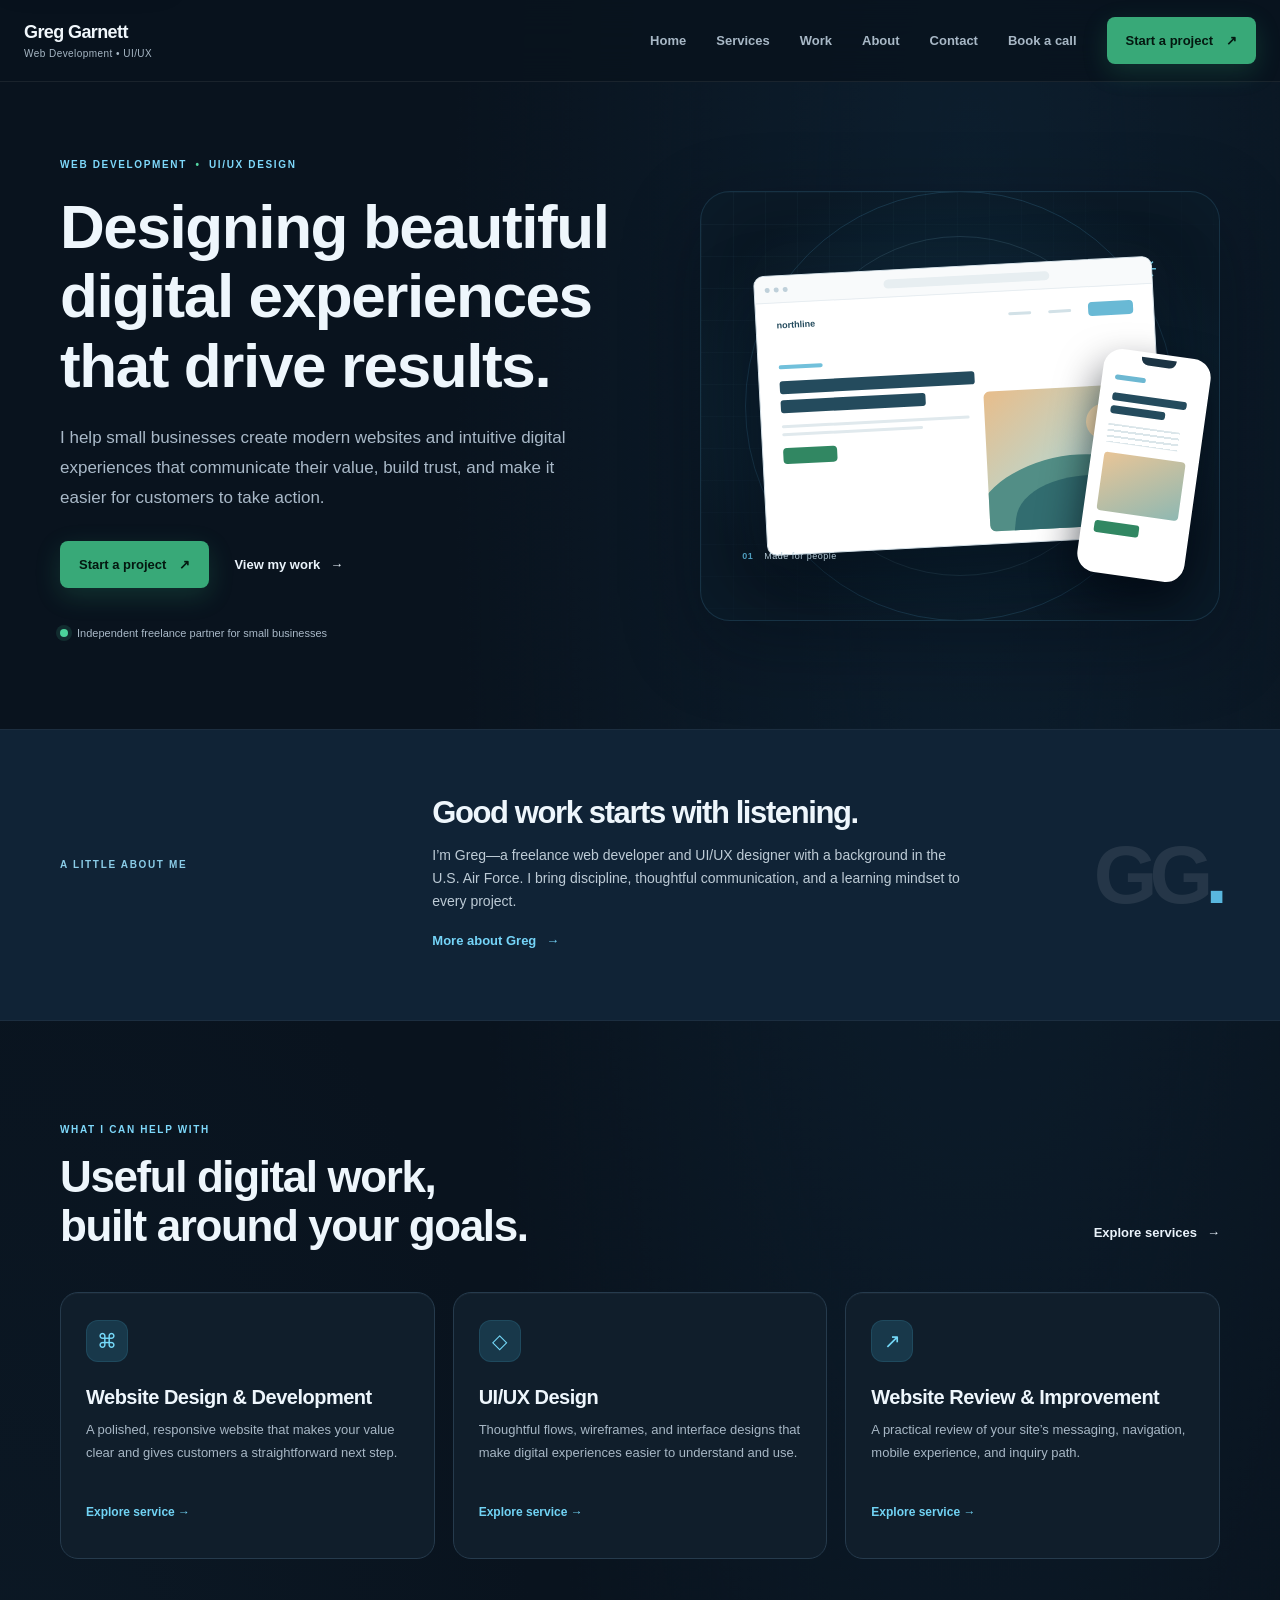
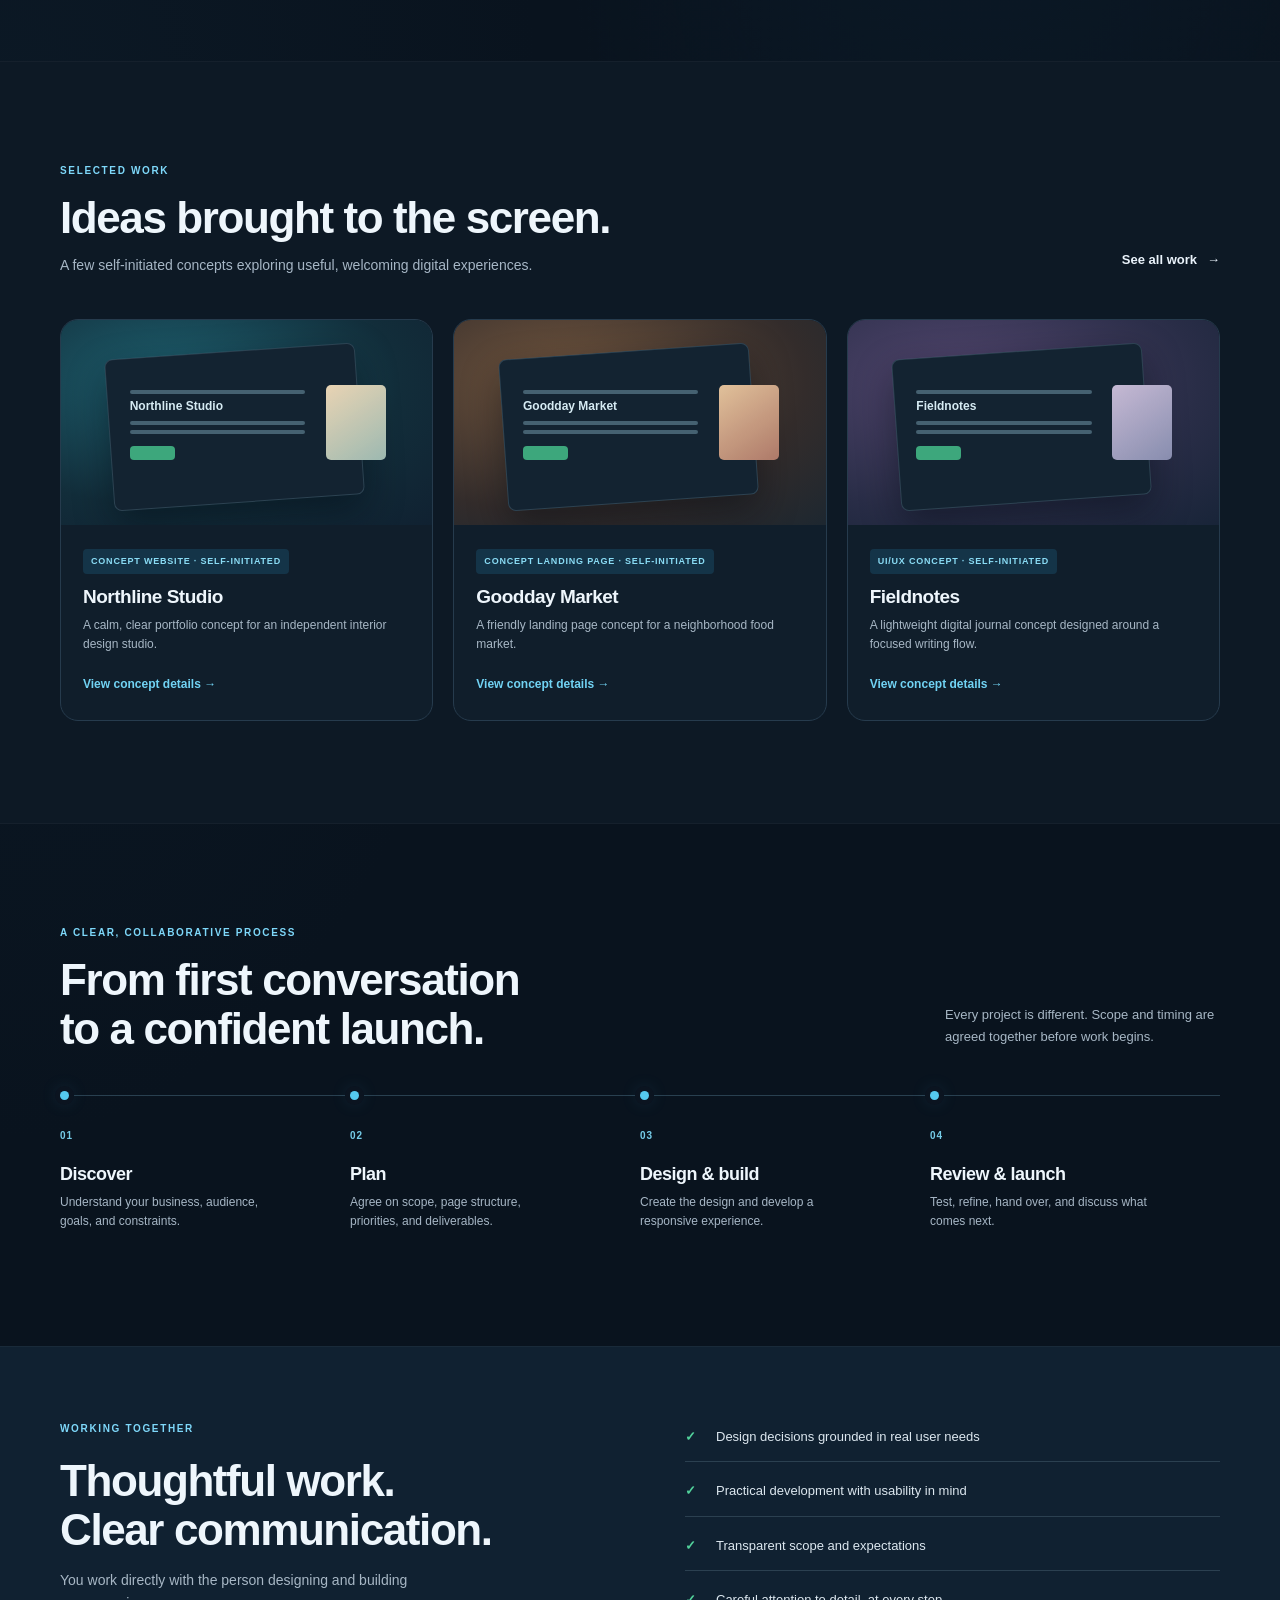
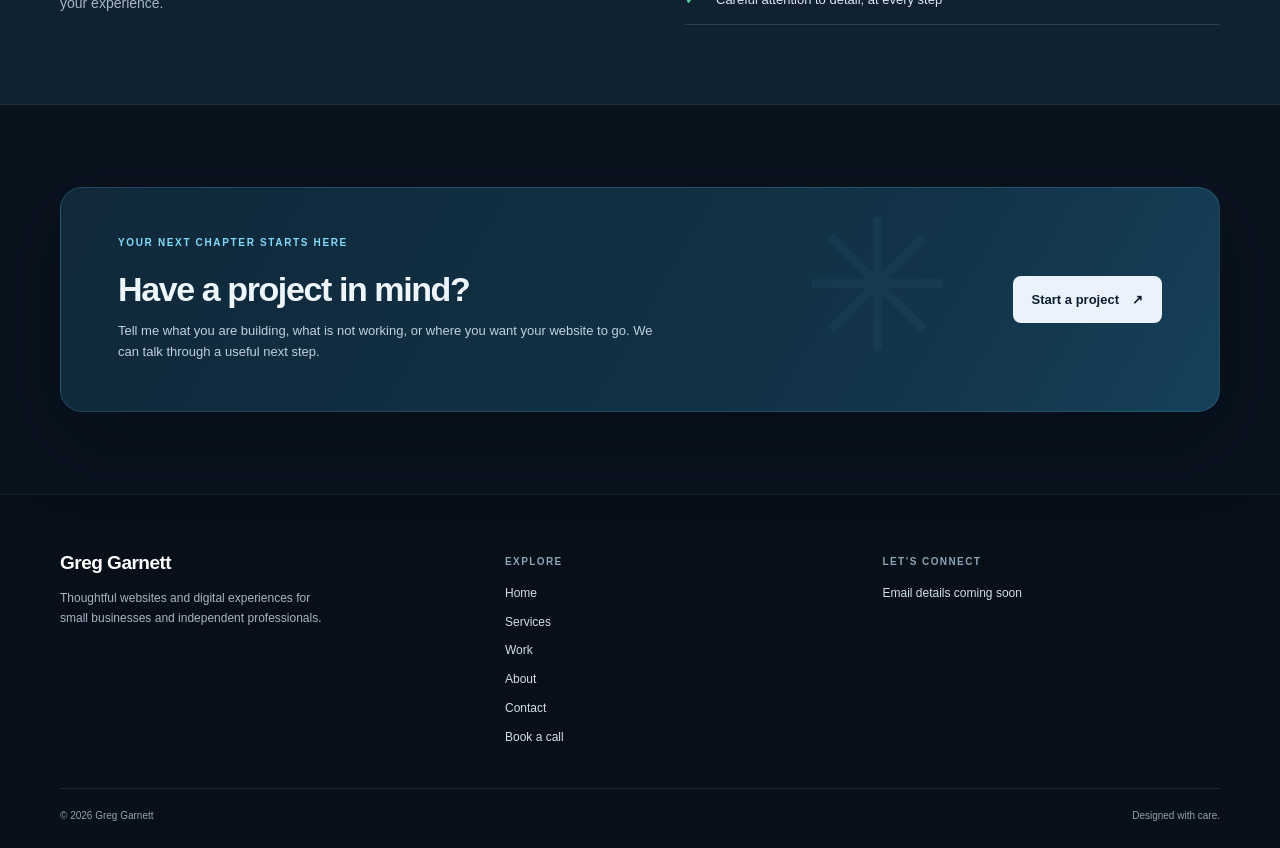
<file: index.html>
<!doctype html>
<html lang="en">
<head>
  <meta charset="utf-8"><meta name="viewport" content="width=device-width,initial-scale=1">
  <meta name="description" content="Greg Garnett helps small businesses create clear, modern websites and digital experiences.">
  <meta property="og:title" content="Greg Garnett | Web Development & UI/UX"><meta property="og:description" content="Thoughtful websites and digital experiences for small businesses."><meta property="og:type" content="website">
  <meta name="theme-color" content="#10243a"><title>Greg Garnett | Web Development & UI/UX</title><link rel="stylesheet" href="assets/css/site.css"><script defer src="assets/js/config.js"></script><script defer src="assets/js/data.js"></script><script defer src="assets/js/site.js"></script>
</head>
<body><a class="skip-link" href="#main">Skip to content</a><div id="site-header"></div>
<main id="main">
  <section class="hero wrap">
    <div class="hero-copy"><p class="eyebrow">WEB DEVELOPMENT <span>•</span> UI/UX DESIGN</p><h1>Designing beautiful digital experiences that drive results.</h1><p class="lead">I help small businesses create modern websites and intuitive digital experiences that communicate their value, build trust, and make it easier for customers to take action.</p><div class="actions"><a class="button button-primary" href="contact/">Start a project <span aria-hidden="true">↗</span></a><a class="text-link" href="work/">View my work <span aria-hidden="true">→</span></a></div><p class="hero-note"><span class="status-dot"></span> Independent freelance partner for small businesses</p></div>
    <div class="hero-art" aria-label="Illustration of a responsive website design"><div class="art-orbit orbit-one"></div><div class="art-orbit orbit-two"></div><div class="browser"><div class="browser-bar"><span></span><span></span><span></span><i></i></div><div class="browser-body"><div class="mock-nav"><b>northline</b><span></span><span></span><span class="mock-nav-cta"></span></div><div class="mock-content"><div class="mock-eyebrow"></div><div class="mock-heading"></div><div class="mock-heading short"></div><div class="mock-lines"><i></i><i></i></div><div class="mock-button"></div></div><div class="mock-photo"><div class="photo-sun"></div><div class="photo-hill hill-back"></div><div class="photo-hill hill-front"></div></div></div></div><div class="phone"><div class="phone-notch"></div><div class="phone-card"><div class="phone-top"></div><div class="phone-title"></div><div class="phone-title small"></div><div class="phone-copy"></div><div class="phone-image"></div><div class="phone-action"></div></div></div><div class="art-label"><span>01</span> Made for people</div><div class="art-sparkle" aria-hidden="true">✳</div></div>
  </section>
  <section class="intro-band"><div class="wrap intro-grid"><p class="eyebrow">A LITTLE ABOUT ME</p><div><h2>Good work starts with listening.</h2><p>I’m Greg—a freelance web developer and UI/UX designer with a background in the U.S. Air Force. I bring discipline, thoughtful communication, and a learning mindset to every project.</p><a class="text-link" href="about/">More about Greg <span aria-hidden="true">→</span></a></div><div class="intro-mark" aria-hidden="true">GG<span>.</span></div></div></section>
  <section class="section wrap"><div class="section-heading"><div><p class="eyebrow">WHAT I CAN HELP WITH</p><h2>Useful digital work,<br>built around your goals.</h2></div><a class="text-link desktop-link" href="services/">Explore services <span aria-hidden="true">→</span></a></div><div id="service-preview" class="service-grid"></div></section>
  <section class="section work-section"><div class="wrap"><div class="section-heading"><div><p class="eyebrow">SELECTED WORK</p><h2>Ideas brought to the screen.</h2><p class="section-intro">A few self-initiated concepts exploring useful, welcoming digital experiences.</p></div><a class="text-link desktop-link" href="work/">See all work <span aria-hidden="true">→</span></a></div><div id="project-preview" class="project-grid"></div></div></section>
  <section class="section wrap process-section"><div class="section-heading"><div><p class="eyebrow">A CLEAR, COLLABORATIVE PROCESS</p><h2>From first conversation<br>to a confident launch.</h2></div><p class="process-aside">Every project is different. Scope and timing are agreed together before work begins.</p></div><div class="steps"><article><span>01</span><h3>Discover</h3><p>Understand your business, audience, goals, and constraints.</p></article><article><span>02</span><h3>Plan</h3><p>Agree on scope, page structure, priorities, and deliverables.</p></article><article><span>03</span><h3>Design & build</h3><p>Create the design and develop a responsive experience.</p></article><article><span>04</span><h3>Review & launch</h3><p>Test, refine, hand over, and discuss what comes next.</p></article></div></section>
  <section class="why-band"><div class="wrap why-grid"><div><p class="eyebrow">WORKING TOGETHER</p><h2>Thoughtful work.<br>Clear communication.</h2><p class="muted">You work directly with the person designing and building your experience.</p></div><ul class="check-list"><li>Design decisions grounded in real user needs</li><li>Practical development with usability in mind</li><li>Transparent scope and expectations</li><li>Careful attention to detail, at every step</li></ul></div></section>
  <section class="cta-section wrap"><div class="cta-card"><div><p class="eyebrow">YOUR NEXT CHAPTER STARTS HERE</p><h2>Have a project in mind?</h2><p>Tell me what you are building, what is not working, or where you want your website to go. We can talk through a useful next step.</p></div><a class="button button-light" href="contact/">Start a project <span aria-hidden="true">↗</span></a><div class="cta-decoration" aria-hidden="true">✳</div></div></section>
</main><div id="site-footer"></div></body></html>
</file>
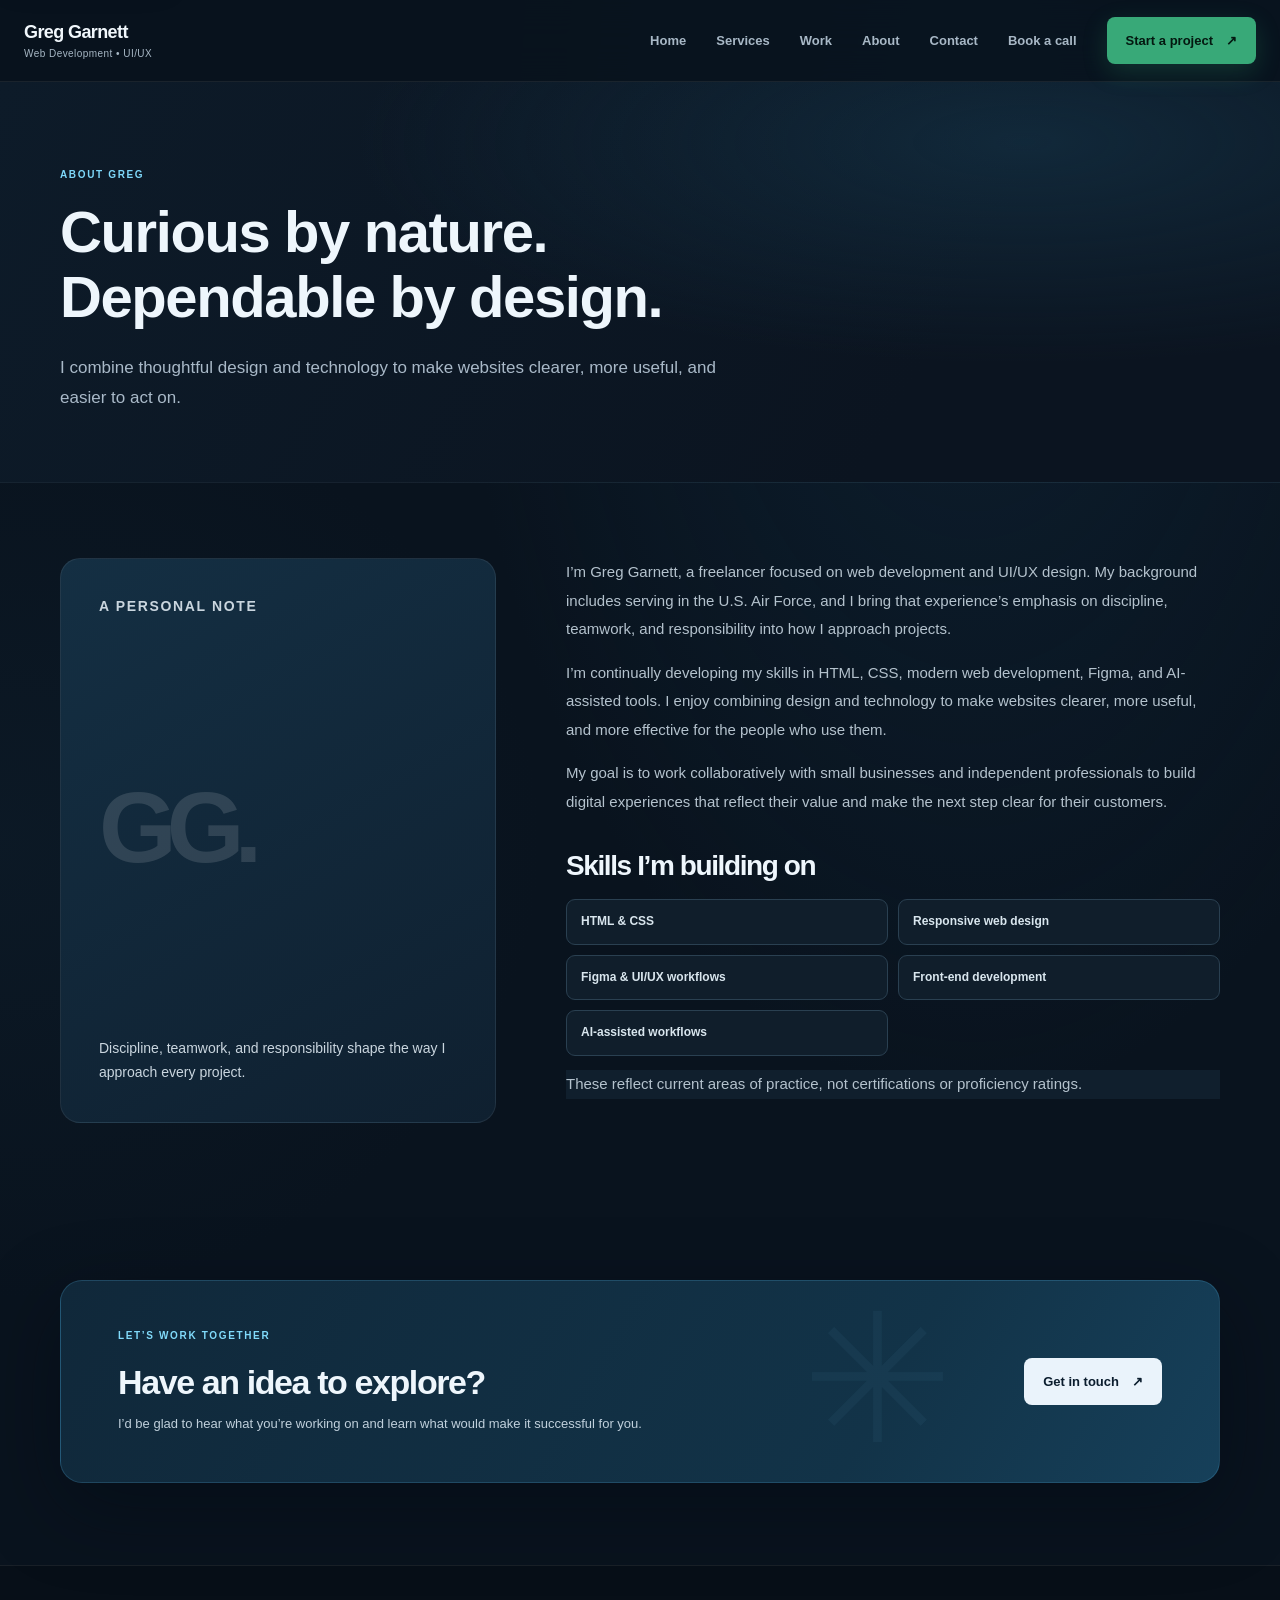
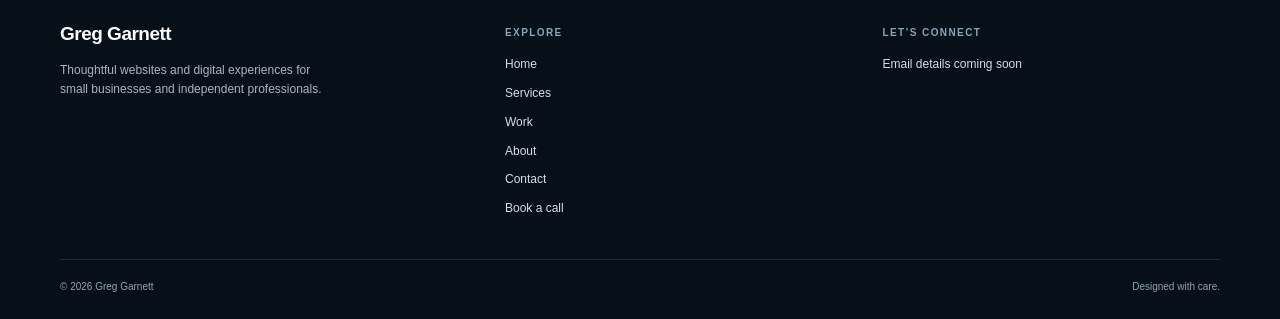
<file: about/index.html>
<!doctype html><html lang="en"><head><meta charset="utf-8"><meta name="viewport" content="width=device-width,initial-scale=1"><meta name="description" content="Meet Greg Garnett, a freelance web developer and UI/UX designer focused on small-business digital experiences."><meta property="og:title" content="About Greg Garnett"><meta property="og:description" content="A freelance web developer and UI/UX designer who values clarity, collaboration, and thoughtful work."><meta property="og:type" content="website"><meta name="theme-color" content="#10243a"><title>About | Greg Garnett</title><link rel="stylesheet" href="../assets/css/site.css"><script defer src="../assets/js/config.js"></script><script defer src="../assets/js/data.js"></script><script defer src="../assets/js/site.js"></script></head><body><a class="skip-link" href="#main">Skip to content</a><div id="site-header"></div><main id="main"><section class="page-hero"><div class="wrap"><p class="eyebrow">ABOUT GREG</p><h1>Curious by nature.<br>Dependable by design.</h1><p class="lead">I combine thoughtful design and technology to make websites clearer, more useful, and easier to act on.</p></div></section><section class="content-section wrap about-grid"><aside class="about-aside"><p class="eyebrow">A PERSONAL NOTE</p><div class="monogram" aria-hidden="true">GG.</div><p>Discipline, teamwork, and responsibility shape the way I approach every project.</p></aside><div class="story"><p>I’m Greg Garnett, a freelancer focused on web development and UI/UX design. My background includes serving in the U.S. Air Force, and I bring that experience’s emphasis on discipline, teamwork, and responsibility into how I approach projects.</p><p>I’m continually developing my skills in HTML, CSS, modern web development, Figma, and AI-assisted tools. I enjoy combining design and technology to make websites clearer, more useful, and more effective for the people who use them.</p><p>My goal is to work collaboratively with small businesses and independent professionals to build digital experiences that reflect their value and make the next step clear for their customers.</p><h2>Skills I’m building on</h2><div class="skills"><div class="skill">HTML & CSS</div><div class="skill">Responsive web design</div><div class="skill">Figma & UI/UX workflows</div><div class="skill">Front-end development</div><div class="skill">AI-assisted workflows</div></div><p class="label-note" style="margin-top:14px">These reflect current areas of practice, not certifications or proficiency ratings.</p></div></section><section class="cta-section wrap"><div class="cta-card"><div><p class="eyebrow">LET’S WORK TOGETHER</p><h2>Have an idea to explore?</h2><p>I’d be glad to hear what you’re working on and learn what would make it successful for you.</p></div><a class="button button-light" href="../contact/">Get in touch <span aria-hidden="true">↗</span></a><div class="cta-decoration" aria-hidden="true">✳</div></div></section></main><div id="site-footer"></div></body></html>
</file>
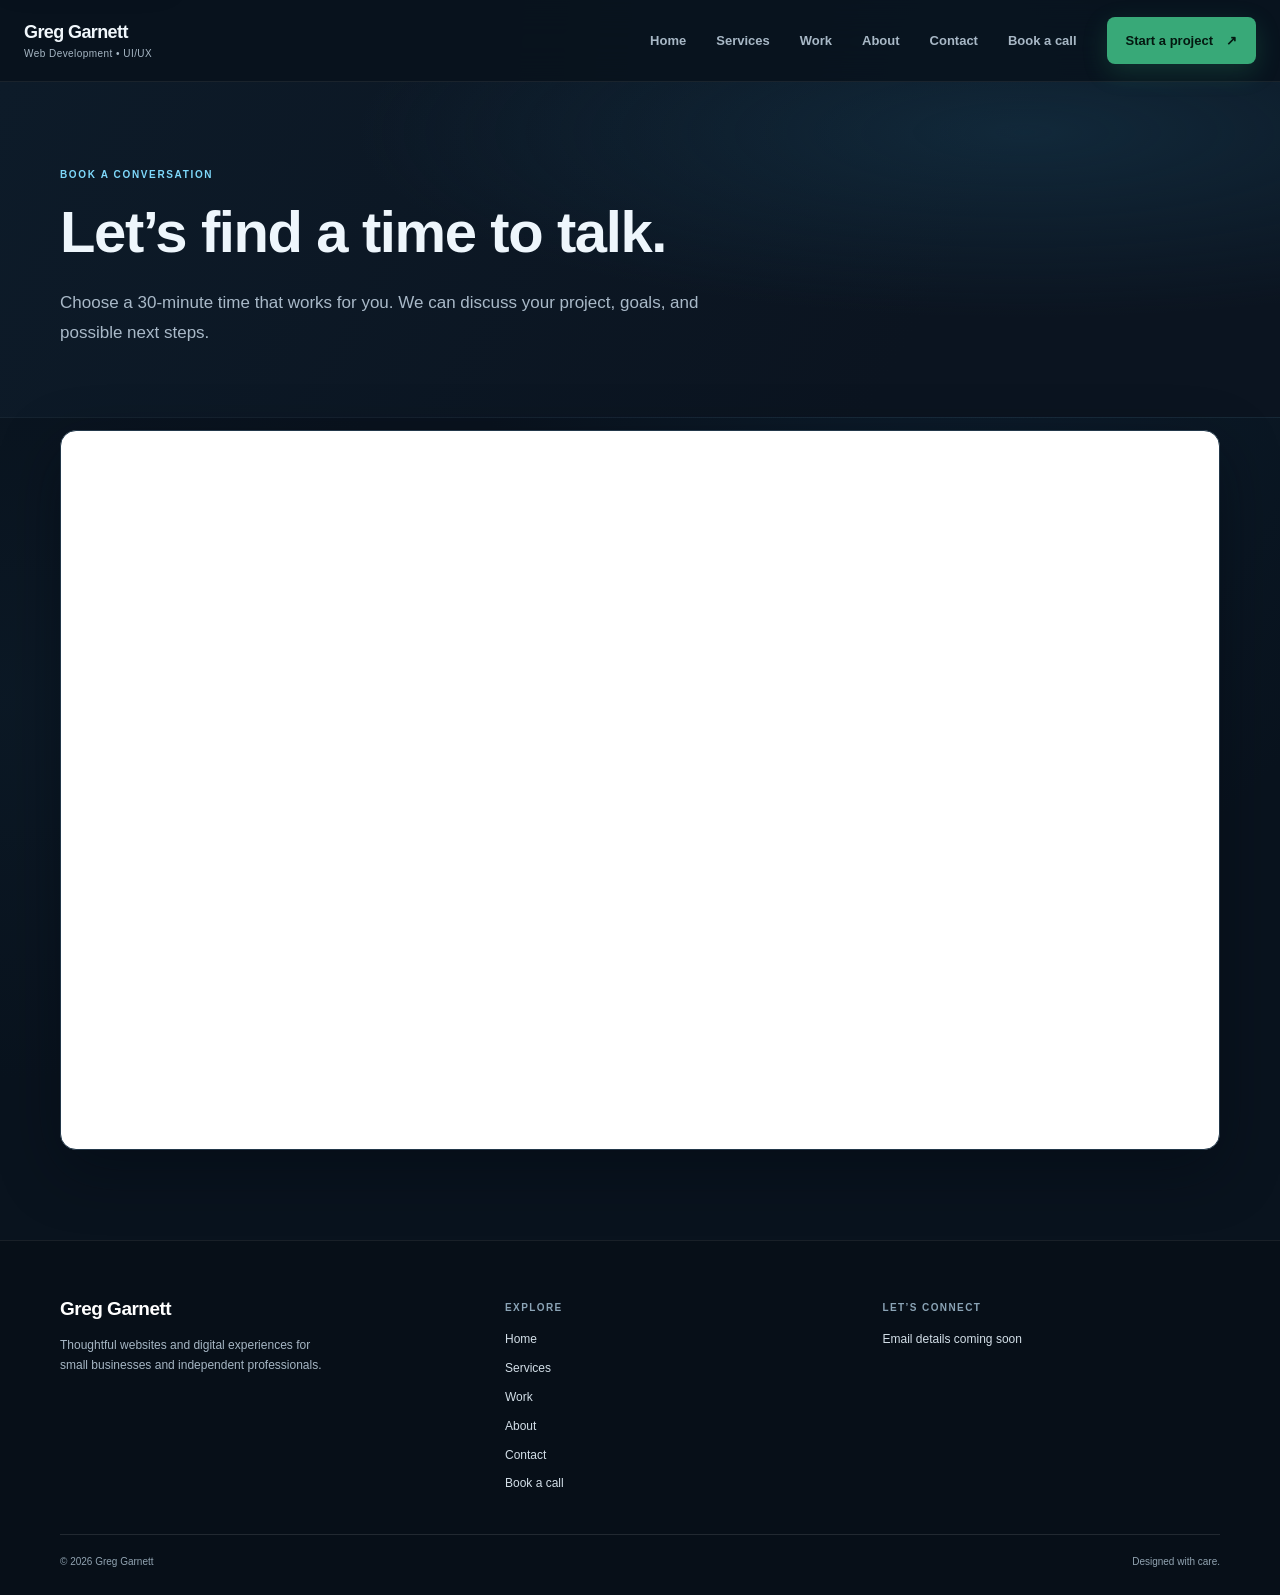
<file: booking/index.html>
<!doctype html>
<html lang="en">
<head>
  <meta charset="utf-8">
  <meta name="viewport" content="width=device-width,initial-scale=1">
  <meta name="description" content="Choose a time to talk with Greg Garnett about your website or digital experience project.">
  <meta property="og:title" content="Book a Call | Greg Garnett">
  <meta property="og:description" content="Schedule a 30-minute conversation about your project.">
  <meta property="og:type" content="website">
  <meta name="theme-color" content="#10243a">
  <title>Book a Call | Greg Garnett</title>
  <link rel="stylesheet" href="../assets/css/site.css">
  <script defer src="../assets/js/config.js"></script>
  <script defer src="../assets/js/data.js"></script>
  <script defer src="../assets/js/site.js"></script>
</head>
<body>
  <a class="skip-link" href="#main">Skip to content</a>
  <div id="site-header"></div>
  <main id="main">
    <section class="page-hero">
      <div class="wrap">
        <p class="eyebrow">BOOK A CONVERSATION</p>
        <h1>Let’s find a time to talk.</h1>
        <p class="lead">Choose a 30-minute time that works for you. We can discuss your project, goals, and possible next steps.</p>
      </div>
    </section>
    <section class="content-section wrap booking-section" aria-label="Schedule a 30-minute call">
      <div id="my-cal-inline-30min"></div>
      <script>
        (function (C, A, L) {
          let p = function (a, ar) { a.q.push(ar); };
          let d = C.document;
          C.Cal = C.Cal || function () {
            let cal = C.Cal;
            let ar = arguments;
            if (!cal.loaded) {
              cal.ns = {};
              cal.q = cal.q || [];
              d.head.appendChild(d.createElement("script")).src = A;
              cal.loaded = true;
            }
            if (ar[0] === L) {
              const api = function () { p(api, arguments); };
              const namespace = ar[1];
              api.q = api.q || [];
              if (typeof namespace === "string") {
                cal.ns[namespace] = cal.ns[namespace] || api;
                p(cal.ns[namespace], ar);
                p(cal, ["initNamespace", namespace]);
              } else p(cal, ar);
              return;
            }
            p(cal, ar);
          };
        })(window, "https://app.cal.com/embed/embed.js", "init");
        Cal("init", "30min", { origin: "https://app.cal.com" });
        Cal.config = Cal.config || {};
        Cal.config.forwardQueryParams = true;
        Cal.ns["30min"]("inline", {
          elementOrSelector: "#my-cal-inline-30min",
          config: { layout: "month_view", useSlotsViewOnSmallScreen: "true" },
          calLink: "greg-garnett-attbsz/30min"
        });
        Cal.ns["30min"]("ui", { hideEventTypeDetails: false, layout: "month_view" });
      </script>
    </section>
  </main>
  <div id="site-footer"></div>
</body>
</html>
</file>
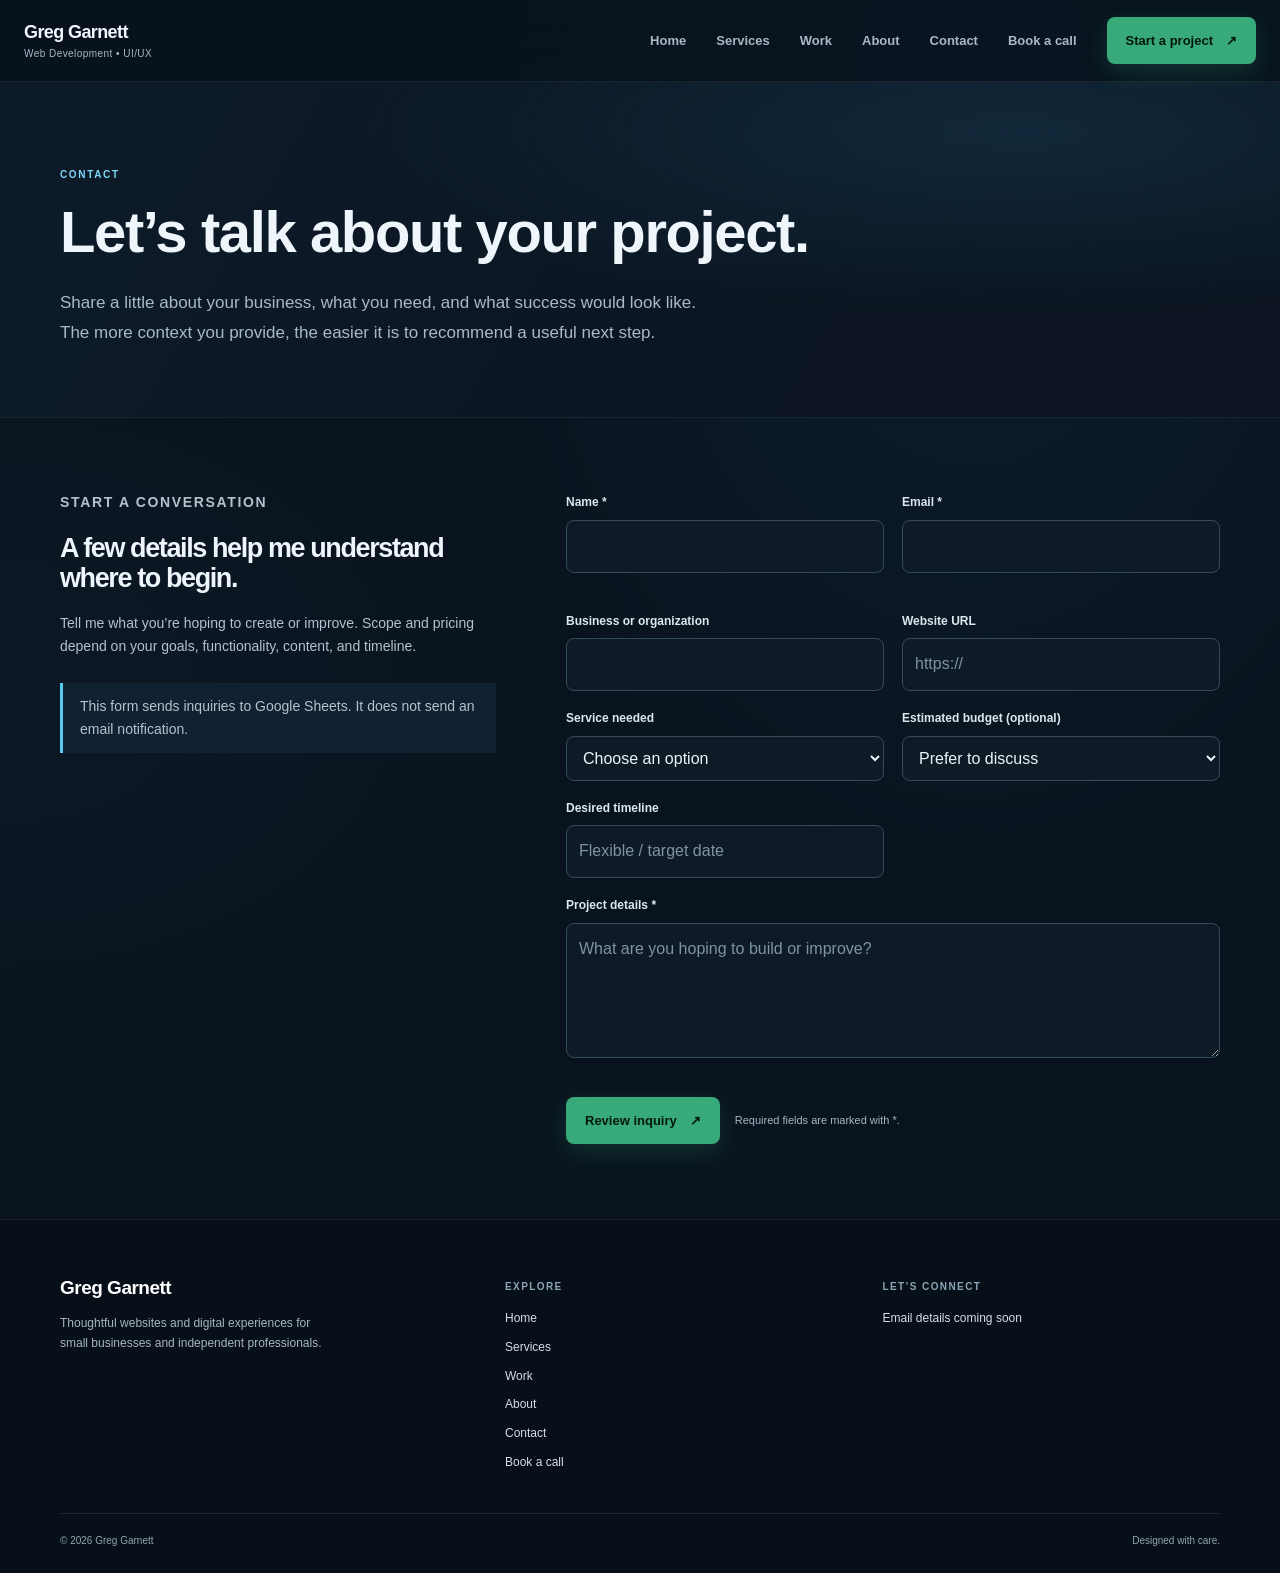
<file: contact/index.html>
<!doctype html><html lang="en"><head><meta charset="utf-8"><meta name="viewport" content="width=device-width,initial-scale=1"><meta name="description" content="Tell Greg Garnett about your website, UI/UX, or digital experience project."><meta property="og:title" content="Contact | Greg Garnett"><meta property="og:description" content="Share your project goals and explore a useful next step."><meta property="og:type" content="website"><meta name="theme-color" content="#10243a"><title>Contact | Greg Garnett</title><link rel="stylesheet" href="../assets/css/site.css"><script defer src="../assets/js/config.js"></script><script defer src="../assets/js/data.js"></script><script defer src="../assets/js/site.js"></script></head><body><a class="skip-link" href="#main">Skip to content</a><div id="site-header"></div><main id="main"><section class="page-hero"><div class="wrap"><p class="eyebrow">CONTACT</p><h1>Let’s talk about your project.</h1><p class="lead">Share a little about your business, what you need, and what success would look like. The more context you provide, the easier it is to recommend a useful next step.</p></div></section><section class="content-section wrap contact-grid"><div class="contact-copy"><p class="eyebrow">START A CONVERSATION</p><h2>A few details help me understand where to begin.</h2><p>Tell me what you’re hoping to create or improve. Scope and pricing depend on your goals, functionality, content, and timeline.</p><p class="contact-note">This form sends inquiries to Google Sheets. It does not send an email notification.</p></div><form id="inquiry-form" class="contact-form" novalidate><div class="field"><label for="name">Name <span aria-hidden="true">*</span></label><input id="name" name="name" autocomplete="name" required aria-describedby="name-error"><span class="field-error" id="name-error" data-error-for="name"></span></div><div class="field"><label for="email">Email <span aria-hidden="true">*</span></label><input id="email" name="email" type="email" autocomplete="email" required aria-describedby="email-error"><span class="field-error" id="email-error" data-error-for="email"></span></div><div class="field"><label for="business">Business or organization</label><input id="business" name="business" autocomplete="organization"></div><div class="field"><label for="website">Website URL</label><input id="website" name="website" type="url" placeholder="https://"></div><div class="field"><label for="service">Service needed</label><select id="service" name="service"><option value="">Choose an option</option><option>Website Design & Development</option><option>UI/UX Design</option><option>Website Review & Improvement</option><option>Not sure yet</option></select></div><div class="field"><label for="budget">Estimated budget (optional)</label><select id="budget" name="budget"><option value="">Prefer to discuss</option><option>Under $1,000</option><option>$1,000–$3,000</option><option>$3,000–$5,000</option><option>$5,000+</option></select></div><div class="field"><label for="timeline">Desired timeline</label><input id="timeline" name="timeline" placeholder="Flexible / target date"></div><div class="field full"><label for="details">Project details <span aria-hidden="true">*</span></label><textarea id="details" name="details" required aria-describedby="details-error" placeholder="What are you hoping to build or improve?"></textarea><span class="field-error" id="details-error" data-error-for="details"></span></div><div class="form-status" hidden></div><div class="form-actions"><button class="button button-primary" type="submit">Review inquiry <span aria-hidden="true">↗</span></button><p class="form-hint">Required fields are marked with *.</p></div></form></section></main><div id="site-footer"></div></body></html>
</file>
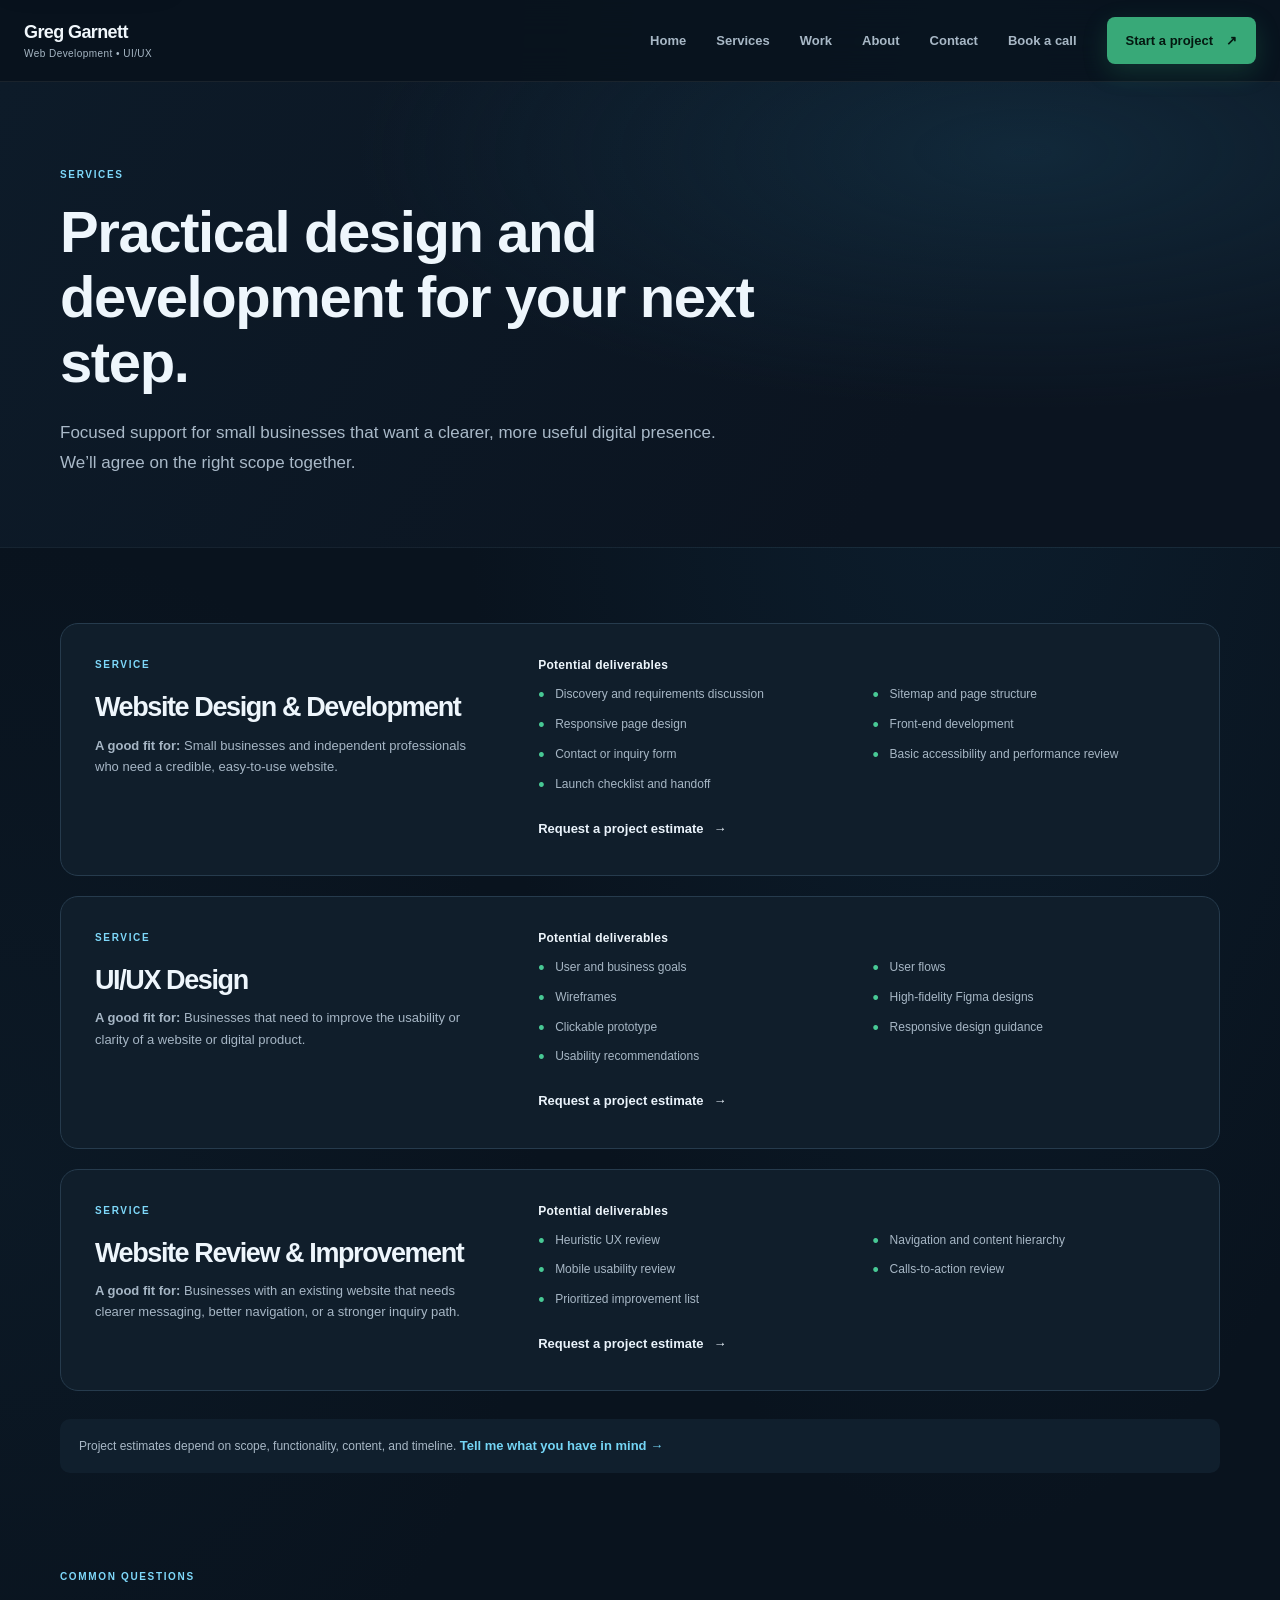
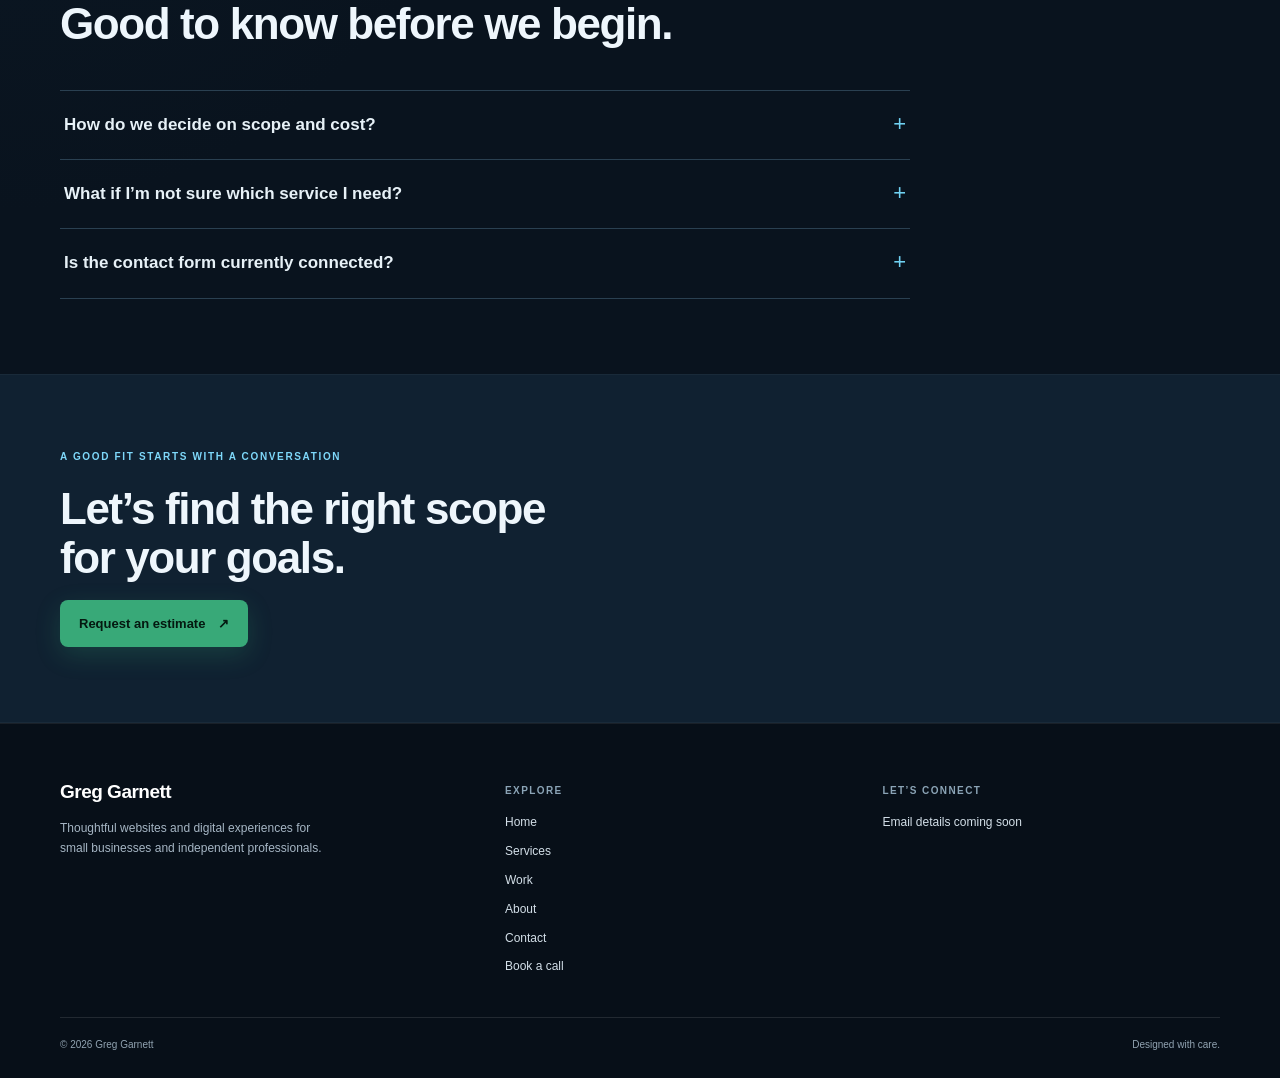
<file: services/index.html>
<!doctype html><html lang="en"><head><meta charset="utf-8"><meta name="viewport" content="width=device-width,initial-scale=1"><meta name="description" content="Explore website design, UI/UX, and website review services for small businesses."><meta property="og:title" content="Services | Greg Garnett"><meta property="og:description" content="Practical web design and digital experience services for small businesses."><meta property="og:type" content="website"><meta name="theme-color" content="#10243a"><title>Services | Greg Garnett</title><link rel="stylesheet" href="../assets/css/site.css"><script defer src="../assets/js/config.js"></script><script defer src="../assets/js/data.js"></script><script defer src="../assets/js/site.js"></script></head><body><a class="skip-link" href="#main">Skip to content</a><div id="site-header"></div><main id="main"><section class="page-hero"><div class="wrap"><p class="eyebrow">SERVICES</p><h1>Practical design and development for your next step.</h1><p class="lead">Focused support for small businesses that want a clearer, more useful digital presence. We’ll agree on the right scope together.</p></div></section><section class="content-section wrap"><div id="service-list" class="service-detail-list"></div><p class="estimate-note">Project estimates depend on scope, functionality, content, and timeline. <a class="text-link" href="../contact/">Tell me what you have in mind →</a></p></section><section class="content-section wrap faq-section"><div class="section-heading"><div><p class="eyebrow">COMMON QUESTIONS</p><h2>Good to know before we begin.</h2></div></div><div class="faq-list"><details><summary>How do we decide on scope and cost?</summary><p>We start with a conversation about your goals, content, functionality, and timeline. I’ll outline a practical scope before work begins; estimates depend on those project details.</p></details><details><summary>What if I’m not sure which service I need?</summary><p>That’s fine. Share what you’re trying to improve, and we can discuss whether a new website, a design engagement, or a focused review is the right next step.</p></details><details><summary>Is the contact form currently connected?</summary><p>The form validates your details, but messages are delivered only after a provider endpoint is configured. The site will show a clear message if sending is unavailable.</p></details></div></section><section class="why-band"><div class="wrap"><p class="eyebrow">A GOOD FIT STARTS WITH A CONVERSATION</p><h2>Let’s find the right scope<br>for your goals.</h2><a class="button button-primary" href="../contact/">Request an estimate <span aria-hidden="true">↗</span></a></div></section></main><div id="site-footer"></div></body></html>
</file>
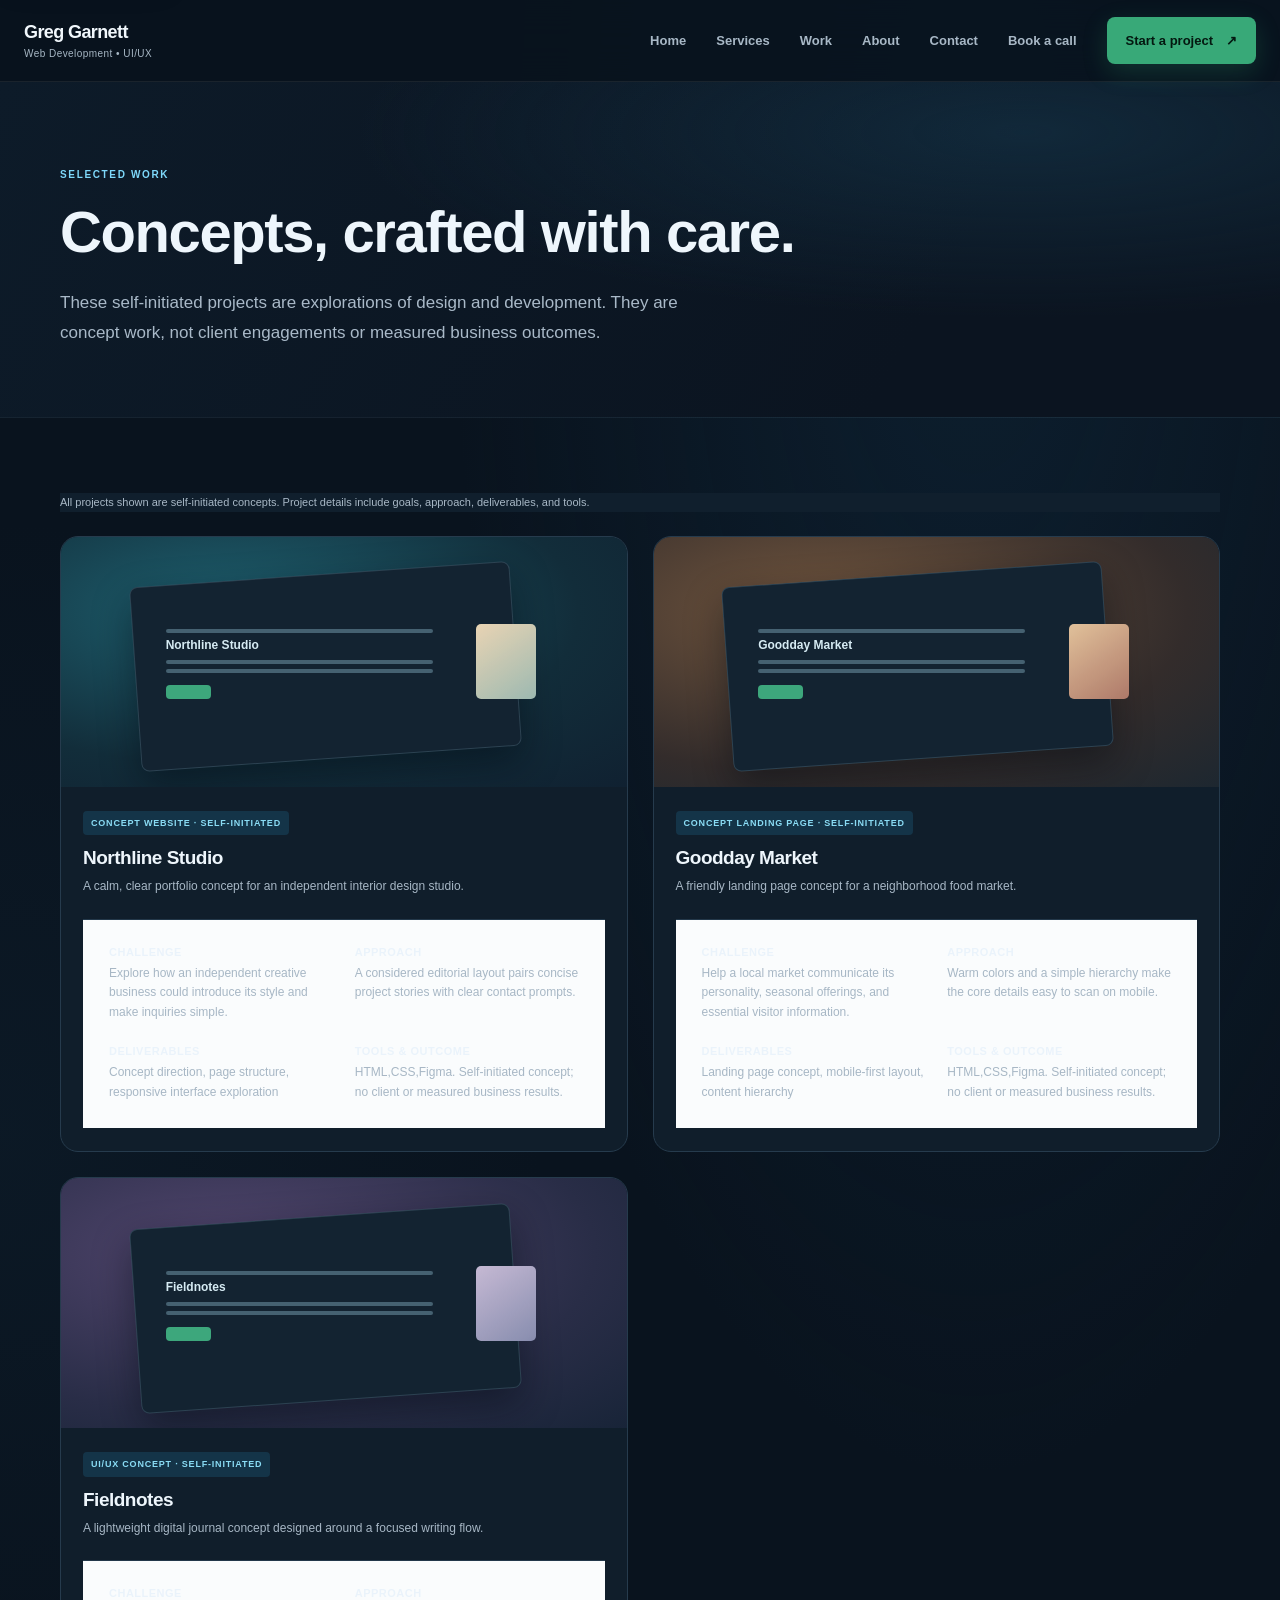
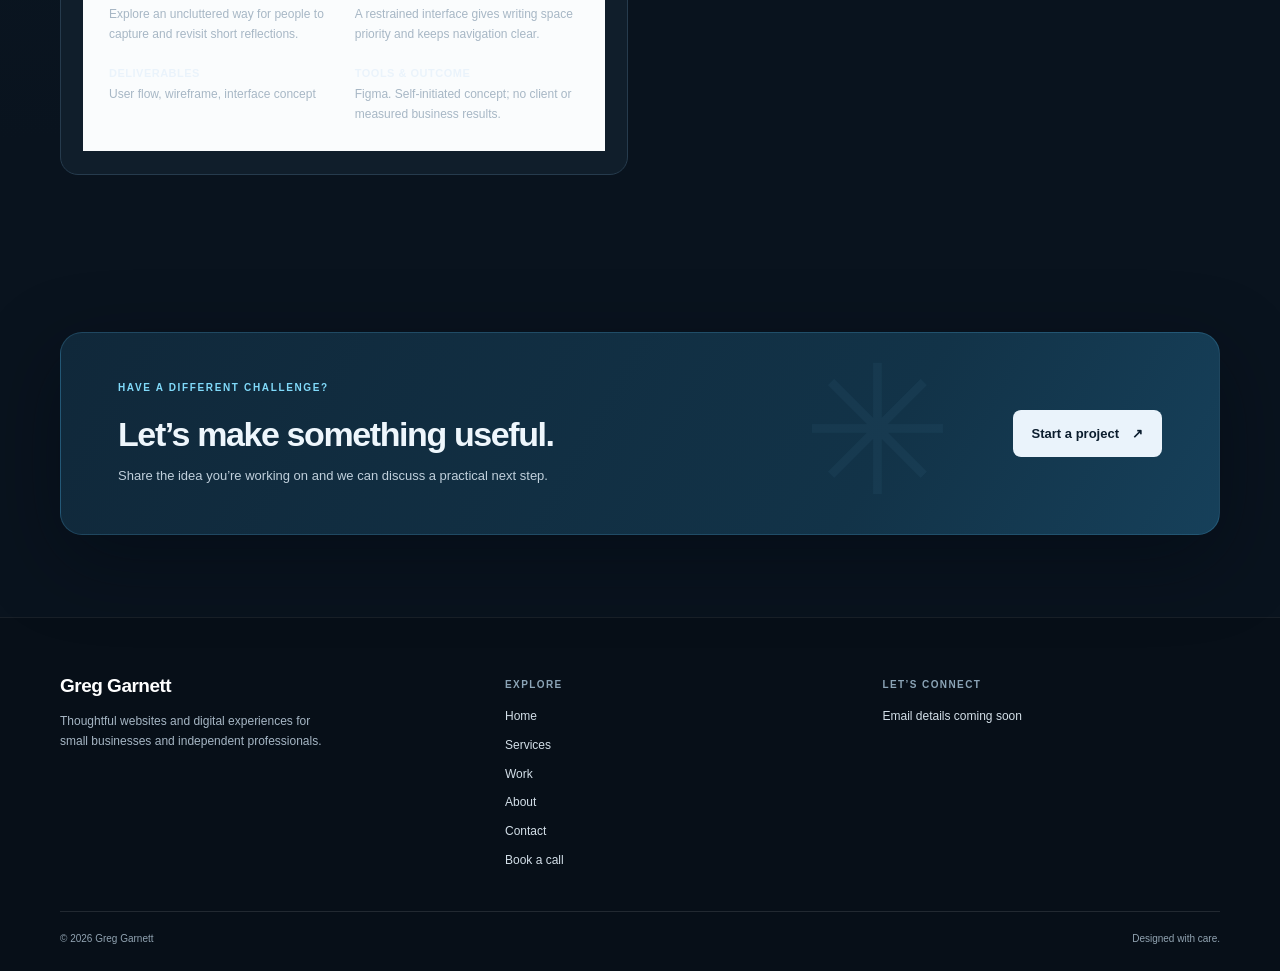
<file: work/index.html>
<!doctype html><html lang="en"><head><meta charset="utf-8"><meta name="viewport" content="width=device-width,initial-scale=1"><meta name="description" content="Browse self-initiated website and UI/UX concepts by Greg Garnett."><meta property="og:title" content="Selected Work | Greg Garnett"><meta property="og:description" content="Self-initiated concepts exploring useful, welcoming digital experiences."><meta property="og:type" content="website"><meta name="theme-color" content="#10243a"><title>Selected Work | Greg Garnett</title><link rel="stylesheet" href="../assets/css/site.css"><script defer src="../assets/js/config.js"></script><script defer src="../assets/js/data.js"></script><script defer src="../assets/js/site.js"></script></head><body><a class="skip-link" href="#main">Skip to content</a><div id="site-header"></div><main id="main"><section class="page-hero"><div class="wrap"><p class="eyebrow">SELECTED WORK</p><h1>Concepts, crafted with care.</h1><p class="lead">These self-initiated projects are explorations of design and development. They are concept work, not client engagements or measured business outcomes.</p></div></section><section class="content-section wrap"><p class="label-note">All projects shown are self-initiated concepts. Project details include goals, approach, deliverables, and tools.</p><div id="work-list" class="work-list"></div></section><section class="cta-section wrap"><div class="cta-card"><div><p class="eyebrow">HAVE A DIFFERENT CHALLENGE?</p><h2>Let’s make something useful.</h2><p>Share the idea you’re working on and we can discuss a practical next step.</p></div><a class="button button-light" href="../contact/">Start a project <span aria-hidden="true">↗</span></a><div class="cta-decoration" aria-hidden="true">✳</div></div></section></main><div id="site-footer"></div></body></html>
</file>
<file: assets/css/site.css>
:root{--navy:#10243a;--blue:#58b8e8;--sky:#e9f6fc;--white:#fff;--mist:#f4f7fa;--slate:#5b6876;--green:#2f855a;--line:#dce4eb;--radius:18px;--shadow:0 18px 55px #10243a12;--sans:'DM Sans',Arial,sans-serif;--display:'Manrope','DM Sans',Arial,sans-serif}*{box-sizing:border-box}html{scroll-behavior:smooth}body{margin:0;color:var(--navy);font-family:var(--sans);font-size:16px;line-height:1.65;background:var(--white)}a{color:inherit;text-decoration:none}button,input,textarea,select{font:inherit}.wrap{width:min(1160px,calc(100% - 48px));margin-inline:auto}.skip-link{position:absolute;left:16px;top:-80px;background:var(--navy);color:white;padding:12px 18px;z-index:20;border-radius:8px}.skip-link:focus{top:12px}.site-header{height:82px;display:flex;align-items:center;border-bottom:1px solid #edf1f4;background:#ffffffed;position:sticky;top:0;z-index:10;backdrop-filter:blur(14px)}.nav-wrap{width:min(1240px,calc(100% - 48px));margin:auto;display:flex;align-items:center;justify-content:space-between}.brand{font-family:var(--display);font-size:18px;font-weight:800;letter-spacing:-.6px;line-height:1.2}.brand small{display:block;color:var(--slate);font:500 10px var(--sans);letter-spacing:.45px;margin-top:5px}.nav-links{display:flex;align-items:center;gap:30px;font-size:13px;font-weight:600}.nav-links a:not(.button){color:#455565}.nav-links a[aria-current=page]{color:var(--navy)}.nav-links a:not(.button):hover,.text-link:hover{color:#1779ad}.button{border:0;border-radius:8px;padding:13px 19px;display:inline-flex;align-items:center;gap:13px;font-size:13px;font-weight:700;transition:transform .18s,background .18s;cursor:pointer}.button:hover{transform:translateY(-2px)}.button-primary{background:var(--green);color:white;box-shadow:0 8px 20px #2f855a26}.button-primary:hover{background:#256f4a}.button-light{background:white;color:var(--navy)}.button-outline{border:1px solid var(--navy);color:var(--navy);background:transparent}.menu-toggle{display:none;border:1px solid var(--line);background:white;border-radius:8px;width:42px;height:42px;color:var(--navy);font-size:21px}.hero{display:grid;grid-template-columns:1.05fr .95fr;align-items:center;gap:65px;min-height:620px;padding-block:76px}.eyebrow{font-size:10px;line-height:1.4;letter-spacing:1.65px;font-weight:700;color:#4386a8;margin:0 0 20px}.eyebrow span{padding:0 4px;color:var(--green)}h1,h2,h3,p{margin-top:0}h1,h2,h3{font-family:var(--display);letter-spacing:-1.4px;line-height:1.12}h1{font-size:clamp(42px,5vw,62px);max-width:620px;margin-bottom:23px}h2{font-size:clamp(32px,4vw,44px);margin-bottom:18px}h3{font-size:20px;letter-spacing:-.5px}.lead{font-size:17px;line-height:1.75;color:var(--slate);max-width:545px;margin-bottom:28px}.actions{display:flex;align-items:center;gap:25px}.text-link{font-size:13px;font-weight:700;display:inline-flex;gap:10px;align-items:center}.hero-note{display:flex;gap:9px;align-items:center;color:var(--slate);font-size:11px;margin-top:36px}.status-dot{width:8px;height:8px;background:var(--green);border-radius:50%;box-shadow:0 0 0 4px #2f855a18}.hero-art{height:430px;position:relative;display:flex;align-items:center;justify-content:center;background:radial-gradient(ellipse,#e2f4fb 0,#f4f9fb 43%,#fff 71%);overflow:hidden;border-radius:30px}.art-orbit{position:absolute;border:1px solid #c8e7f2;border-radius:50%;width:430px;height:430px}.orbit-two{width:340px;height:340px;border-color:#d9edf4}.browser{z-index:1;width:77%;height:280px;background:#fff;border:1px solid #d5e1e8;border-radius:10px;box-shadow:0 30px 55px #10243a20;overflow:hidden;transform:rotate(-3deg)}.browser-bar{height:27px;background:#f8fafb;border-bottom:1px solid #e7edf1;display:flex;align-items:center;gap:4px;padding:0 10px}.browser-bar>span{width:5px;height:5px;border-radius:50%;background:#bfd0da}.browser-bar i{height:9px;width:44%;border-radius:5px;background:#e7eef1;margin:auto}.browser-body{padding:15px 20px;position:relative;height:253px}.mock-nav{display:flex;align-items:center;gap:17px}.mock-nav b{font-size:9px;margin-right:auto;color:#244b5d}.mock-nav>span{width:23px;height:3px;border-radius:4px;background:#d2e1e7}.mock-nav .mock-nav-cta{width:45px;height:14px;border-radius:4px;background:#69b9d5}.mock-content{padding-top:32px;position:relative;z-index:2;width:58%}.mock-eyebrow{height:4px;width:44px;background:#71c0db;border-radius:4px;margin-bottom:12px}.mock-heading{height:13px;background:#244b5d;border-radius:3px;width:94%;margin-bottom:6px}.mock-heading.short{width:70%}.mock-lines{margin:12px 0}.mock-lines i{display:block;height:3px;background:#e0e9ed;border-radius:4px;width:91%;margin:5px 0}.mock-lines i+ i{width:68%}.mock-button{width:54px;height:16px;border-radius:4px;background:#318762}.mock-photo{position:absolute;right:15px;bottom:14px;width:40%;height:140px;border-radius:6px;background:linear-gradient(140deg,#e8bd8b,#b6d9d4 62%,#99c2bb);overflow:hidden}.photo-sun{position:absolute;width:36px;height:36px;border-radius:50%;background:#ffe6b8;right:22px;top:18px}.photo-hill{position:absolute;left:-15px;bottom:-34px;width:180px;height:105px;border-radius:50% 50% 0 0;background:#528e86;transform:rotate(-10deg)}.hill-front{bottom:-55px;left:25px;background:#326d70;transform:rotate(9deg)}.phone{position:absolute;z-index:2;width:108px;height:225px;border:5px solid #fff;border-radius:19px;background:#fff;box-shadow:0 18px 36px #10243a28;right:4%;bottom:42px;transform:rotate(8deg)}.phone-notch{width:35px;height:8px;background:#1c3444;border-radius:0 0 7px 7px;margin:0 auto}.phone-card{padding:13px 8px}.phone-top{height:5px;width:31px;background:#6db8d2;border-radius:4px;margin-bottom:13px}.phone-title{height:8px;background:#244b5d;border-radius:3px;margin:5px 0;width:91%}.phone-title.small{width:67%}.phone-copy{height:19px;width:88%;background:repeating-linear-gradient(to bottom,#dbe6ea 0 2px,transparent 2px 6px);margin:10px 0}.phone-image{height:59px;background:linear-gradient(150deg,#e9c597,#8eb8b2);border-radius:4px}.phone-action{height:12px;width:45px;background:#318762;border-radius:3px;margin-top:10px}.art-label{position:absolute;z-index:2;left:8%;bottom:56px;font-size:9px;letter-spacing:.5px;color:#577080}.art-label span{color:#4e9cbd;font-weight:700;margin-right:8px}.art-sparkle{position:absolute;top:55px;right:12%;font-size:28px;color:#65b8d7}.intro-band{background:var(--navy);color:#fff;padding:66px 0}.intro-grid{display:grid;grid-template-columns:.8fr 1.3fr .5fr;gap:40px;align-items:center}.intro-grid .eyebrow{color:#8bcce7}.intro-grid h2{font-size:31px;margin:0 0 13px}.intro-grid p:not(.eyebrow){color:#c2ced7;font-size:14px;max-width:565px;margin-bottom:14px}.intro-grid .text-link{color:#90d2ed}.intro-mark{font:800 82px var(--display);color:#ffffff17;text-align:right;letter-spacing:-8px}.intro-mark span{color:#59b7df}.section{padding-block:102px}.section-heading{display:flex;align-items:end;justify-content:space-between;gap:30px;margin-bottom:42px}.section-heading .eyebrow{margin-bottom:15px}.section-heading h2{margin-bottom:0}.desktop-link{margin-bottom:7px}.service-grid{display:grid;grid-template-columns:repeat(3,1fr);gap:18px}.service-card{border:1px solid var(--line);border-radius:var(--radius);padding:27px 25px 23px;min-height:267px;transition:transform .2s,box-shadow .2s}.service-card:hover,.project-card:hover{transform:translateY(-4px);box-shadow:var(--shadow)}.service-icon{width:42px;height:42px;border-radius:12px;background:var(--sky);color:#2c809f;display:grid;place-items:center;font-size:20px;margin-bottom:24px}.service-card h3{margin-bottom:11px}.service-card p{color:var(--slate);font-size:13px;line-height:1.7;min-height:66px}.service-card a{font-size:12px;font-weight:700;color:#397c9c}.work-section{background:var(--mist)}.section-intro{color:var(--slate);font-size:14px;margin:12px 0 0}.project-grid{display:grid;grid-template-columns:repeat(3,1fr);gap:20px}.project-card{background:#fff;border-radius:var(--radius);overflow:hidden;border:1px solid #e5ebef;transition:transform .2s,box-shadow .2s}.project-visual{height:205px;position:relative;overflow:hidden;background:linear-gradient(145deg,#dff2f5,#bedbe0);display:grid;place-items:center}.project-visual[data-tone="warm"]{background:linear-gradient(145deg,#f3e7d7,#ebc8a7)}.project-visual[data-tone="lilac"]{background:linear-gradient(145deg,#e7e6f1,#c9d1e6)}.project-visual:before{content:'';position:absolute;width:67%;height:73%;background:#ffffffd9;border-radius:8px;box-shadow:0 12px 28px #10243a1a;transform:rotate(-4deg);left:13%;top:15%}.mini-window{position:relative;z-index:1;width:59%;margin-left:-4%;color:#2c5364}.mini-window strong{display:block;font:800 12px var(--display);margin:5px 0 8px}.mini-window i{display:block;height:4px;width:80%;background:#bed1d9;border-radius:4px;margin:5px 0}.mini-window b{display:block;width:45px;height:14px;background:#478d72;border-radius:4px;margin-top:12px}.mini-window .mini-pic{position:absolute;width:60px;height:75px;border-radius:5px;right:-37px;top:0;background:linear-gradient(145deg,#efd3a8,#95bbb0)}.project-visual[data-tone="warm"] .mini-pic{background:linear-gradient(145deg,#eabf8c,#bc7660)}.project-visual[data-tone="lilac"] .mini-pic{background:linear-gradient(145deg,#c8b8db,#858cb9)}.project-meta{padding:21px 22px 23px}.project-tag{display:inline-block;font-size:9px;letter-spacing:.8px;text-transform:uppercase;color:#3f829d;background:#edf8fc;padding:5px 8px;border-radius:4px;margin-bottom:12px;font-weight:700}.project-meta h3{font-size:19px;margin-bottom:8px}.project-meta p{font-size:12px;color:var(--slate);margin-bottom:15px}.project-meta a{font-size:12px;font-weight:700;color:#397c9c}.steps{display:grid;grid-template-columns:repeat(4,1fr);border-top:1px solid var(--line)}.steps article{padding:25px 24px 0 0;position:relative}.steps article:before{content:'';position:absolute;top:-5px;width:9px;height:9px;border-radius:50%;background:var(--blue);box-shadow:0 0 0 5px white}.steps article>span{font-size:10px;color:#5295b0;font-weight:700;letter-spacing:1px}.steps h3{font-size:18px;margin:17px 0 8px}.steps p{font-size:12px;color:var(--slate);max-width:220px}.process-aside{max-width:275px;font-size:13px;color:var(--slate);margin:0 0 6px}.why-band{background:#eff7fa;padding:75px 0}.why-grid{display:grid;grid-template-columns:1fr 1fr;gap:90px;align-items:center}.why-grid h2{margin-bottom:14px}.muted{font-size:14px;color:var(--slate);max-width:360px}.check-list{list-style:none;padding:0;margin:0;display:grid;gap:18px}.check-list li{border-bottom:1px solid #d9e6ec;padding:0 0 14px 31px;font-size:13px;position:relative}.check-list li:before{content:'✓';position:absolute;left:0;top:0;color:var(--green);font-weight:700}.cta-section{padding-block:82px}.cta-card{position:relative;overflow:hidden;background:var(--navy);border-radius:22px;color:#fff;padding:48px 57px;display:flex;align-items:center;justify-content:space-between;gap:40px}.cta-card .eyebrow{color:#8bcce7}.cta-card h2{font-size:34px;margin-bottom:12px}.cta-card p:not(.eyebrow){max-width:545px;color:#c5d1da;font-size:13px;margin:0}.cta-card .button{flex-shrink:0;position:relative;z-index:1}.cta-decoration{position:absolute;right:23%;top:-50px;color:#ffffff0c;font-size:180px}.page-hero{padding:86px 0 70px;background:linear-gradient(120deg,#f3f9fb,#fff 65%)}.page-hero h1{font-size:clamp(42px,5vw,58px);max-width:760px}.page-hero .lead{max-width:660px;margin-bottom:0}.page-hero .eyebrow{margin-bottom:18px}.content-section{padding-block:75px}.service-detail-list{display:grid;gap:20px}.service-detail{display:grid;grid-template-columns:.75fr 1.25fr;gap:55px;border:1px solid var(--line);border-radius:var(--radius);padding:34px}.service-detail h2{font-size:27px;margin-bottom:12px}.service-detail .service-fit{font-size:13px;color:var(--slate);margin:0}.deliverable-block h3{font:700 12px var(--sans);letter-spacing:.3px;margin-bottom:13px}.deliverable-block ul{display:grid;grid-template-columns:1fr 1fr;gap:10px 22px;padding:0;list-style:none;margin:0 0 20px}.deliverable-block li{font-size:12px;color:#536474;padding-left:17px;position:relative}.deliverable-block li:before{content:'•';position:absolute;left:0;color:var(--green);font-size:18px;top:-4px}.estimate-note{font-size:12px;color:var(--slate);background:var(--mist);padding:16px 19px;border-radius:10px;margin-top:28px}.work-list{display:grid;grid-template-columns:repeat(2,1fr);gap:25px}.work-list .project-visual{height:250px}.case-study{margin-top:22px;padding:26px;border-top:1px solid var(--line);background:#fafcfd;display:grid;grid-template-columns:1fr 1fr;gap:22px}.case-study h4{font:700 11px var(--sans);letter-spacing:.5px;margin:0 0 6px}.case-study p{font-size:12px;color:var(--slate);margin:0}.label-note{font-size:11px;color:#667785;margin:0 0 24px}.about-grid{display:grid;grid-template-columns:.8fr 1.2fr;gap:70px}.about-aside{background:var(--navy);color:white;border-radius:20px;padding:38px;min-height:310px;display:flex;flex-direction:column;justify-content:space-between}.about-aside .monogram{font:800 100px var(--display);letter-spacing:-10px;color:#ffffff21}.about-aside p{font-size:14px;color:#d1dbe2;margin:0}.story p{font-size:15px;color:#536474;line-height:1.9}.story h2{font-size:28px;margin:34px 0 17px}.skills{display:grid;grid-template-columns:repeat(2,1fr);gap:10px}.skill{border:1px solid var(--line);border-radius:9px;padding:12px 14px;font-size:12px;font-weight:600}.contact-grid{display:grid;grid-template-columns:.8fr 1.2fr;gap:70px}.contact-copy h2{font-size:27px}.contact-copy p{font-size:14px;color:var(--slate)}.contact-note{border-left:3px solid var(--blue);padding:12px 0 12px 17px;margin-top:25px;font-size:12px;color:var(--slate)}.contact-form{display:grid;grid-template-columns:1fr 1fr;gap:18px}.field{display:grid;gap:7px}.field.full{grid-column:1/-1}.field label{font-size:12px;font-weight:700}.field input,.field textarea,.field select{width:100%;border:1px solid #cdd8df;border-radius:8px;background:white;padding:12px;color:var(--navy);outline:none}.field textarea{min-height:135px;resize:vertical}.field input:focus,.field textarea:focus,.field select:focus{border-color:#3495bd;box-shadow:0 0 0 3px #58b8e829}.field input[aria-invalid=true],.field textarea[aria-invalid=true],.field select[aria-invalid=true]{border-color:#b94b4b}.field-error{min-height:14px;color:#aa3535;font-size:11px}.form-status{grid-column:1/-1;padding:13px 15px;border-radius:8px;background:#fff4e6;color:#7b5425;font-size:12px}.form-status[hidden]{display:none}.form-actions{grid-column:1/-1;display:flex;align-items:center;gap:15px}.form-hint{font-size:11px;color:var(--slate);margin:0}.site-footer{background:#0b1c2d;color:white;padding:56px 0 24px}.footer-top{display:grid;grid-template-columns:1.2fr 1fr 1fr;gap:40px;padding-bottom:40px}.footer-brand{font:800 19px var(--display);letter-spacing:-.5px}.footer-top p{font-size:12px;color:#abb9c5;max-width:270px;margin-top:12px}.footer-top h3{font:700 10px var(--sans);letter-spacing:1.4px;color:#91a7b6;margin:5px 0 17px}.footer-links{display:grid;gap:9px;font-size:12px;color:#d5dee5}.footer-links a:hover{color:#7cc9e8}.footer-bottom{border-top:1px solid #ffffff20;padding-top:19px;display:flex;justify-content:space-between;color:#91a1af;font-size:10px}.notice{background:#fff6e7;border:1px solid #f0d7a7;padding:14px 17px;border-radius:8px;font-size:12px;color:#6d5628;margin:20px 0}@media(max-width:900px){.hero{gap:25px;min-height:550px}.hero-art{height:360px}.browser{height:245px}.browser-body{height:218px}.phone{right:1%;bottom:28px}.nav-links{gap:17px}.service-card{padding:22px 19px}.intro-grid{grid-template-columns:.7fr 1.6fr}.intro-mark{display:none}.why-grid{gap:40px}}@media(max-width:700px){.wrap{width:min(100% - 38px,540px)}.site-header{height:70px}.nav-wrap{width:calc(100% - 38px)}.menu-toggle{display:block}.nav-links{display:none;position:absolute;top:69px;left:0;right:0;background:white;padding:18px 22px 24px;border-bottom:1px solid var(--line);box-shadow:0 12px 20px #10243a12;align-items:stretch;gap:0}.nav-links[data-open=true]{display:flex;flex-direction:column}.nav-links>a:not(.button){padding:12px 4px;border-bottom:1px solid #eff2f4}.nav-links .button{margin-top:15px;justify-content:center}.hero{grid-template-columns:1fr;gap:24px;padding-block:55px 45px}.hero-copy{order:0}.hero-art{order:1;height:315px}.hero h1{font-size:43px}.lead{font-size:15px}.hero-note{margin-top:24px}.browser{width:76%;height:218px}.browser-body{height:191px;padding:12px 15px}.mock-content{padding-top:24px}.mock-photo{height:110px}.phone{width:93px;height:198px;bottom:20px}.phone-card{padding:10px 6px}.phone-image{height:49px}.section{padding-block:70px}.section-heading{align-items:flex-start;flex-direction:column;gap:18px;margin-bottom:28px}.section-heading h2{font-size:34px}.desktop-link{margin:0}.service-grid,.project-grid{grid-template-columns:1fr}.service-card{min-height:auto}.service-card p{min-height:0}.project-grid{gap:15px}.project-visual{height:220px}.intro-band{padding:48px 0}.intro-grid{grid-template-columns:1fr;gap:14px}.intro-grid h2{font-size:28px}.steps{grid-template-columns:1fr 1fr;gap:8px 20px;border:0}.steps article{padding:18px 0 0;border-top:1px solid var(--line)}.steps article:before{top:-5px}.process-aside{max-width:100%}.why-band{padding:58px 0}.why-grid{grid-template-columns:1fr;gap:25px}.cta-section{padding-block:55px}.cta-card{padding:33px 25px;display:block}.cta-card h2{font-size:30px}.cta-card .button{margin-top:23px}.page-hero{padding:62px 0 48px}.page-hero h1{font-size:42px}.content-section{padding-block:48px}.service-detail{grid-template-columns:1fr;gap:25px;padding:24px}.service-detail h2{font-size:24px}.deliverable-block ul{grid-template-columns:1fr}.work-list{grid-template-columns:1fr}.case-study{grid-template-columns:1fr}.about-grid,.contact-grid{grid-template-columns:1fr;gap:28px}.about-aside{min-height:220px;padding:28px}.about-aside .monogram{font-size:76px}.contact-form{grid-template-columns:1fr}.field.full,.form-status,.form-actions{grid-column:1}.footer-top{grid-template-columns:1fr 1fr;gap:30px 20px}.footer-top>div:first-child{grid-column:1/-1}.footer-bottom{gap:10px;flex-direction:column}.actions{gap:17px}}@media(prefers-reduced-motion:reduce){*,*::before,*::after{scroll-behavior:auto!important;transition:none!important;animation:none!important}}

/* Interaction and motion refinements */
:focus-visible{outline:3px solid #2587b0;outline-offset:3px;border-radius:4px}
.nav-links a[aria-current="page"]:after{content:"";display:block;height:2px;background:var(--blue);margin-top:4px}
.button:focus-visible,.menu-toggle:focus-visible{outline-offset:4px}
.service-card:focus-within,.project-card:focus-within{border-color:#79bfdc;box-shadow:var(--shadow)}
.project-visual:before,.mini-window{transition:transform .28s ease}
.project-card:hover .project-visual:before,.project-card:focus-within .project-visual:before{transform:rotate(-2deg) scale(1.025)}
.button:hover span,.text-link:hover span{transform:translateX(3px)}
.button span,.text-link span{display:inline-block;transition:transform .18s ease}
.form-status-success{background:#edf8f1;color:#245e3c}
.contact-form button:disabled{opacity:.72;cursor:wait;transform:none}
.reveal{opacity:0;transform:translateY(12px);transition:opacity .45s ease,transform .45s ease}
.reveal.is-visible{opacity:1;transform:none}
.hero-copy>*{animation:hero-in .55s both ease-out}
.hero-copy>*:nth-child(2){animation-delay:.06s}.hero-copy>*:nth-child(3){animation-delay:.12s}.hero-copy>*:nth-child(4){animation-delay:.18s}.hero-copy>*:nth-child(5){animation-delay:.24s}
.hero-art{animation:hero-in .7s .12s both ease-out}
@keyframes hero-in{from{opacity:0;transform:translateY(12px)}to{opacity:1;transform:translateY(0)}}
@media(max-width:700px){.nav-links{z-index:11}.nav-links a[aria-current="page"]:after{display:none}.nav-links a[aria-current="page"]{font-weight:800}}
@media(prefers-reduced-motion:reduce){.reveal,.hero-copy>*,.hero-art{opacity:1;transform:none;animation:none;transition:none}}
.faq-section{padding-top:10px}.faq-list{max-width:850px;border-top:1px solid var(--line)}.faq-list details{border-bottom:1px solid var(--line);padding:20px 4px}.faq-list summary{font-family:var(--display);font-size:17px;font-weight:700;cursor:pointer;list-style:none;display:flex;justify-content:space-between;gap:20px}.faq-list summary::-webkit-details-marker{display:none}.faq-list summary:after{content:"+";color:#397c9c;font:500 22px var(--sans)}.faq-list details[open] summary:after{content:"−"}.faq-list details p{color:var(--slate);font-size:14px;max-width:730px;margin:12px 40px 0 0}

/* Dark, animated visual direction */
:root{color-scheme:dark;--navy:#eaf3fb;--blue:#58c8f2;--sky:#102c40;--white:#0b1420;--mist:#101e2c;--slate:#a6b6c5;--green:#48c995;--line:#23384a;--shadow:0 20px 60px #02081270;--surface:#101e2c;--surface-raised:#142638;--ink:#eaf3fb}
html{background:#09131e}body{color:#eaf3fb;background:#09131e;background-image:radial-gradient(ellipse at 76% 8%,#12304766,transparent 38%),radial-gradient(ellipse at 0% 44%,#13293a44,transparent 30%)}
.site-header{background:#09131edb;border-color:#ffffff12;backdrop-filter:blur(18px)}
.brand,.nav-links a[aria-current=page]{color:#f1f7fc}.brand small,.nav-links a:not(.button){color:#a8b8c6}.nav-links a:not(.button):hover,.text-link:hover{color:#6bd5ff}
.button-primary{background:#38a978;color:#041810;box-shadow:0 8px 26px #35bd8230}.button-primary:hover{background:#4bc58e}.button-light{background:#eaf3fb;color:#0b1d2e}.button-outline{border-color:#587286;color:#eaf3fb}.menu-toggle{background:#102131;color:#eaf3fb;border-color:#2b4152}
.hero{position:relative}.hero:before{content:"";position:absolute;z-index:-1;width:420px;height:420px;border-radius:50%;left:-220px;top:70px;background:#1b7fa31c;filter:blur(50px);animation:ambient-drift 12s ease-in-out infinite alternate}.eyebrow{color:#7ed8fa}.eyebrow span{color:#54d5a1}h1,h2,h3{color:#eef6fc}.lead,.hero-note{color:#a9b9c8}.status-dot{background:#4bd39b;box-shadow:0 0 0 4px #4bd39b22}
.hero-art{background:radial-gradient(ellipse at 50% 50%,#123d53 0,#0d2434 46%,#0a1723 78%);border:1px solid #58b8e82b;box-shadow:inset 0 0 80px #58b8e80a,0 24px 80px #02081255;isolation:isolate}.hero-art:before{content:"";position:absolute;inset:0;background-image:linear-gradient(#8ac9e70a 1px,transparent 1px),linear-gradient(90deg,#8ac9e70a 1px,transparent 1px);background-size:32px 32px;mask-image:linear-gradient(135deg,black,transparent 78%);z-index:-1}.art-orbit{border-color:#58b8e82b;animation:orbit-pulse 7s ease-in-out infinite alternate}.orbit-two{border-color:#9ee6fa20;animation-delay:-3.5s}.browser{box-shadow:0 30px 65px #0208118c}.phone{box-shadow:0 20px 40px #020811a8}.art-label{color:#b5cad6}.art-sparkle{color:#74daf9;animation:sparkle 3s ease-in-out infinite}
.intro-band{background:#102336;border-block:1px solid #ffffff0d}.intro-grid p:not(.eyebrow){color:#bdcbd6}.intro-grid .text-link{color:#75d4f8}
.section{position:relative}.service-card,.project-card,.service-detail{background:#101e2b;border-color:#263b4d;color:#eaf3fb}.service-card{box-shadow:inset 0 1px #ffffff08}.service-card:hover,.project-card:hover{border-color:#57b8df80;box-shadow:0 20px 65px #02081280}.service-icon{background:#18384a;color:#75dafa;border:1px solid #4bb8df22}.service-card p,.project-meta p,.service-fit,.deliverable-block li,.process-aside,.muted{color:#a7b7c5}.service-card a,.project-meta a{color:#71d3f4}.work-section{background:#0d1925;border-block:1px solid #ffffff08}.project-visual{background:radial-gradient(ellipse at 30% 30%,#1e6170,#122d3a 62%,#102131)}.project-visual[data-tone="warm"]{background:radial-gradient(ellipse at 30% 30%,#72563e,#332c2b 65%,#1d2730)}.project-visual[data-tone="lilac"]{background:radial-gradient(ellipse at 30% 30%,#52466e,#292d47 65%,#182438)}.project-visual:before{background:#132331;border:1px solid #9acbdd30;box-shadow:0 15px 38px #02081275}.mini-window{color:#d6ebf3}.mini-window i{background:#456171}.mini-window b{background:#3da77c}.mini-window .mini-pic{filter:saturate(.75)}.project-tag{color:#8adcf5;background:#143448}.steps{border-color:#294050}.steps article:before{background:#55c8ed;box-shadow:0 0 0 5px #0b1420,0 0 18px #58b8e866}.steps article>span{color:#76cde9}
.why-band{background:#102131;border-block:1px solid #ffffff0a}.check-list li{border-color:#2b4050;color:#dce7ef}.check-list li:before{color:#52d39c}.cta-card{background:linear-gradient(120deg,#10283a,#123348 70%,#16405a);border:1px solid #58b8e834;box-shadow:0 25px 80px #02081270}.cta-card .eyebrow{color:#80dafa}.cta-card p:not(.eyebrow){color:#c0d0dc}.cta-decoration{color:#78d7f50c}.page-hero{background:radial-gradient(ellipse at 80% 15%,#15364b99,transparent 46%),linear-gradient(120deg,#0d1b29,#0b1420 72%);border-bottom:1px solid #ffffff0a}.content-section{color:#eaf3fb}.estimate-note,.label-note{background:#101f2d;color:#a8b8c6}.estimate-note a{color:#74d5f5}.about-aside{background:linear-gradient(150deg,#142f43,#0f2030);border:1px solid #ffffff12}.about-aside p{color:#cad6df}.story p{color:#b4c2cd}.skill{border-color:#2a4051;background:#101e2b;color:#d9e6ee}.contact-copy p{color:#b4c2cd}.contact-note{color:#b4c2cd;background:#102131}.field label{color:#dce7ef}.field input,.field textarea,.field select{background:#0e1b27;color:#eaf3fb;border-color:#344b5d}.field input::placeholder,.field textarea::placeholder{color:#7e93a3}.field input:focus,.field textarea:focus,.field select:focus{border-color:#52bce5;box-shadow:0 0 0 3px #58b8e829}.form-status{background:#342b1e;color:#f0d39e}.form-status-success{background:#123329;color:#a9efca}.faq-list{border-color:#2a4051}.faq-list details{border-color:#2a4051}.faq-list summary{color:#e7f1f7}.faq-list summary:after{color:#70d2f3}.faq-list details p{color:#afbfcb}
.site-footer{background:#070f18;border-top:1px solid #ffffff12}.footer-top p{color:#a6b6c4}.footer-top h3{color:#8ba4b6}.footer-links{color:#d3dfe8}.footer-links a:hover{color:#75d5f5}.footer-bottom{border-color:#ffffff1c;color:#91a3b1}
:focus-visible{outline-color:#61d1f4}.skip-link{background:#eaf3fb;color:#10243a;box-shadow:0 8px 30px #0008}.nav-links a[aria-current="page"]:after{background:#58c8f2}
@keyframes ambient-drift{from{transform:translate(0,0) scale(.92)}to{transform:translate(110px,65px) scale(1.12)}}
@keyframes orbit-pulse{from{transform:scale(.96);opacity:.5}to{transform:scale(1.04);opacity:1}}
@keyframes sparkle{0%,100%{transform:rotate(0) scale(1);opacity:.7}50%{transform:rotate(35deg) scale(1.14);opacity:1}}
@media(max-width:700px){.nav-links{background:#0d1b28;border-color:#2a4051}.nav-links>a:not(.button){border-color:#ffffff12}.hero-art{border-radius:22px}.cta-card{background:linear-gradient(145deg,#10283a,#133449)}}
.booking-section{padding-top:12px;padding-bottom:90px}
#my-cal-inline-30min{width:100%;min-height:720px;overflow:hidden;border:1px solid var(--line);border-radius:16px;background:#fff;box-shadow:var(--shadow)}
@media(max-width:700px){.booking-section{padding-top:0;padding-bottom:55px}#my-cal-inline-30min{min-height:760px;border-radius:12px}}
@media(prefers-reduced-motion:reduce){.hero:before,.art-orbit,.art-sparkle{animation:none}}
</file>
